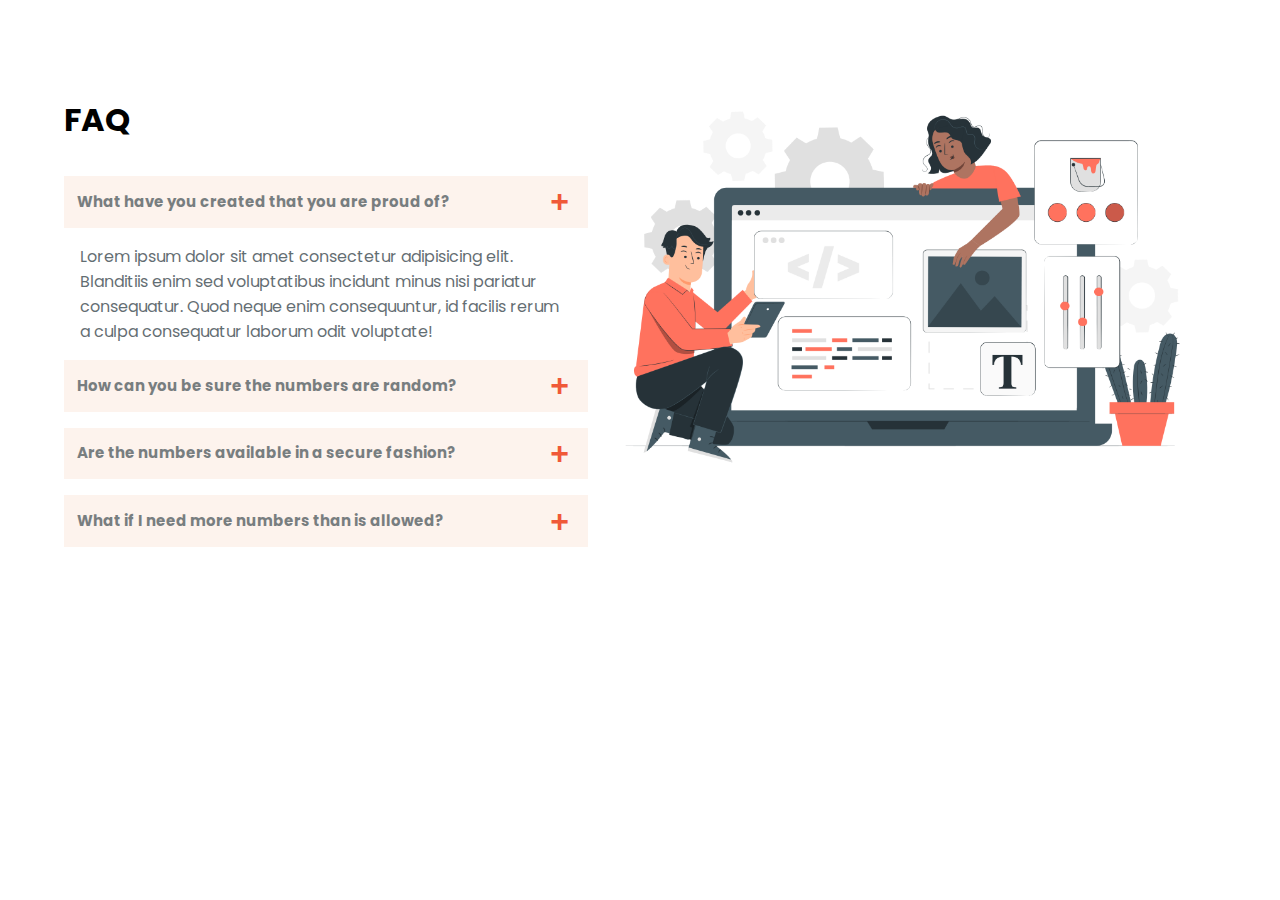
<file: 6.faq/index.html>
<!DOCTYPE html>
<html lang="en">
  <head>
    <meta charset="UTF-8" />
    <meta http-equiv="X-UA-Compatible" content="IE=edge" />
    <meta name="viewport" content="width=device-width, initial-scale=1.0" />
    <title>FAQ</title>
    <link
      href="https://fonts.googleapis.com/css2?family=Poppins:wght@500;700&display=swap"
      rel="stylesheet"
    />
    <link rel="stylesheet" href="style.css" />
  </head>
  <body>
    <div class="container">
      <div class="faq-container">
        <div class="faq-info">
          <h1>FAQ</h1>

          <div class="faq-items">
            <div class="faq-item">
              <div class="faq-item-header">
                <h3>What have you created that you are proud of?</h3>
                <button class="faq-toggler">+</button>
              </div>

              <div class="faq-item-body">
                Lorem ipsum dolor sit amet consectetur adipisicing elit.
                Blanditiis enim sed voluptatibus incidunt minus nisi pariatur
                consequatur. Quod neque enim consequuntur, id facilis rerum a
                culpa consequatur laborum odit voluptate!
              </div>
            </div>
            <div class="faq-item">
              <div class="faq-item-header">
                <h3>How can you be sure the numbers are random?</h3>
                <button class="faq-toggler">+</button>
              </div>

              <div class="faq-item-body hidden">
                Lorem ipsum dolor sit amet consectetur adipisicing elit.
                Blanditiis enim sed voluptatibus incidunt minus nisi pariatur
                consequatur. Quod neque enim consequuntur, id facilis rerum a
                culpa consequatur laborum odit voluptate!
              </div>
            </div>
            <div class="faq-item">
              <div class="faq-item-header">
                <h3>Are the numbers available in a secure fashion?</h3>
                <button class="faq-toggler">+</button>
              </div>

              <div class="faq-item-body hidden">
                Lorem ipsum dolor sit amet consectetur adipisicing elit.
                Blanditiis enim sed voluptatibus incidunt minus nisi pariatur
                consequatur. Quod neque enim consequuntur, id facilis rerum a
                culpa consequatur laborum odit voluptate!
              </div>
            </div>
            <div class="faq-item">
              <div class="faq-item-header">
                <h3>What if I need more numbers than is allowed?</h3>
                <button class="faq-toggler">+</button>
              </div>

              <div class="faq-item-body hidden">
                Lorem ipsum dolor sit amet consectetur adipisicing elit.
                Blanditiis enim sed voluptatibus incidunt minus nisi pariatur
                consequatur. Quod neque enim consequuntur, id facilis rerum a
                culpa consequatur laborum odit voluptate!
              </div>
            </div>
          </div>
        </div>
        <div class="faq-img">
          <img src="./faq-img.png" alt="asking question illustration" />
        </div>
      </div>
    </div>

    <script src="./script.js"></script>
  </body>
</html>
</file>
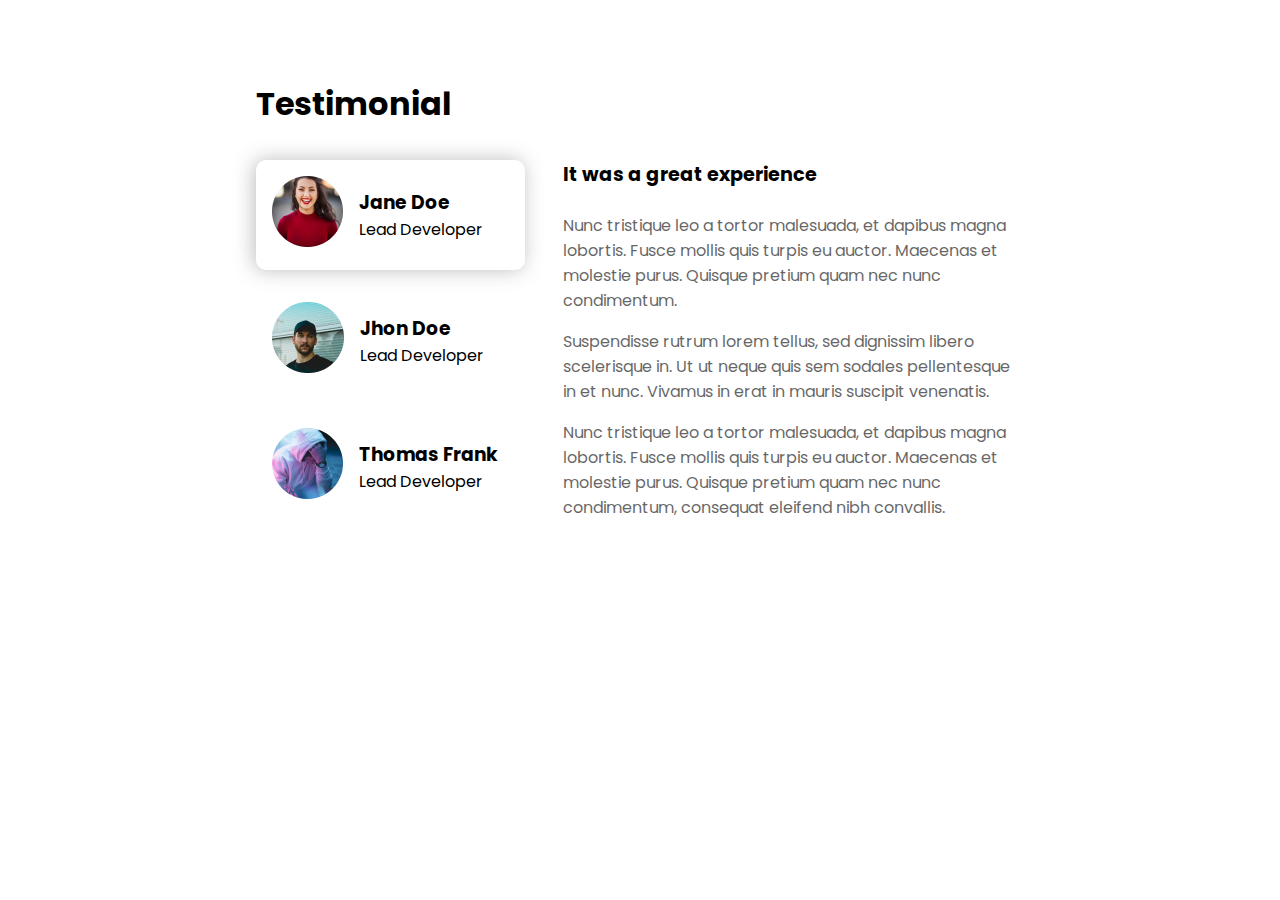
<file: 7.testimonial-tab/index.html>
<!DOCTYPE html>
<html lang="en">
  <head>
    <meta charset="UTF-8" />
    <meta http-equiv="X-UA-Compatible" content="IE=edge" />
    <meta name="viewport" content="width=device-width, initial-scale=1.0" />
    <title>Document</title>
    <link
      href="https://fonts.googleapis.com/css2?family=Poppins:wght@500;700&display=swap"
      rel="stylesheet"
    />
    <link rel="stylesheet" href="style.css" />
  </head>
  <body>
    <div class="container">
      <h1>Testimonial</h1>

      <div class="testimonial-container">
        <div class="author-container">
          <div class="author-item author-1 active" id="author-1">
            <div class="author-img">
              <img src="./images/author-1.png" alt="Jane doe" />
            </div>
            <div class="author-info">
              <h3>Jane Doe</h3>
              <p>Lead Developer</p>
            </div>
          </div>
          <div class="author-item author-2" id="author-2">
            <div class="author-img">
              <img src="./images/author-2.png" alt="Jhon Doe" />
            </div>
            <div class="author-info">
              <h3>Jhon Doe</h3>
              <p>Lead Developer</p>
            </div>
          </div>
          <div class="author-item author-3" id="author-3">
            <div class="author-img">
              <img src="./images/author-3.png" alt="Thomas Frank" />
            </div>
            <div class="author-info">
              <h3>Thomas Frank</h3>
              <p>Lead Developer</p>
            </div>
          </div>
        </div>
        <div class="review-container">
          <div class="review-item author-1">
            <h4>It was a great experience</h4>
            <p>
              Nunc tristique leo a tortor malesuada, et dapibus magna lobortis.
              Fusce mollis quis turpis eu auctor. Maecenas et molestie purus.
              Quisque pretium quam nec nunc condimentum.
            </p>

            <p>
              Suspendisse rutrum lorem tellus, sed dignissim libero scelerisque
              in. Ut ut neque quis sem sodales pellentesque in et nunc. Vivamus
              in erat in mauris suscipit venenatis.
            </p>

            <p>
              Nunc tristique leo a tortor malesuada, et dapibus magna lobortis.
              Fusce mollis quis turpis eu auctor. Maecenas et molestie purus.
              Quisque pretium quam nec nunc condimentum, consequat eleifend nibh
              convallis.
            </p>
          </div>
          <div class="review-item author-2 hidden">
            <h4>I am checking for next review</h4>
            <p>
              Aenean suscipit, nisi in feugiat venenatis, est felis malesuada
              erat, vitae fermentum tortor ligula nec lectus. Suspendisse
              potenti. Mauris ultricies turpis a justo lobortis, a condimentum
              odio tincidunt. Mauris malesuada consequat scelerisque.
            </p>

            <p>
              Suspendisse porta, est sit amet convallis egestas, odio libero
              pellentesque massa, congue sodales enim nulla at neque. Mauris
              maximus turpis et nunc interdum volutpat. Cras ultricies tortor
              dui, gravida finibus neque commodo nec. Ut massa purus, porta eu
              ipsum in, iaculis tempus dui.
            </p>

            <p>
              Curabitur interdum, elit id dictum maximus, mauris urna pulvinar
              mauris, nec lacinia neque quam eu orci. Integer pellentesque
              condimentum rutrum. Cras nec diam eros. Phasellus pulvinar
              porttitor enim nec condimentum.
            </p>
          </div>
          <div class="review-item author-3 hidden">
            <h4>Looks like it's done!</h4>
            <p>
              Quisque convallis ante ut volutpat accumsan. Sed bibendum placerat
              suscipit. Duis fermentum neque quam, a sagittis tellus feugiat sit
              amet. Nunc ut eros id augue fermentum eleifend nec nec risus.
              Quisque id purus hendrerit, euismod elit eu, feugiat ex. Phasellus
              euismod porttitor diam a feugiat.
            </p>

            <p>
              Aliquam erat volutpat. Etiam molestie a turpis eget vehicula. In
              ut ultrices orci, in aliquet erat. Nullam auctor ultrices est nec
              tristique. Proin efficitur faucibus elementum.
            </p>

            <p>
              Suspendisse potenti. Vivamus varius urna a massa scelerisque
              mattis. Suspendisse a accumsan nisl, eu sagittis erat. Morbi
              turpis purus, ornare eu sem ut, viverra efficitur ante. Nam
              pharetra ultrices ipsum, gravida rutrum erat porttitor in.
            </p>
          </div>
        </div>
      </div>
    </div>

    <script src="./script.js"></script>
  </body>
</html>
</file>
<file: 6.faq/style.css>
* {
  box-sizing: border-box;
  margin: 0;
}

:root {
  --primary: #1f3138;
  --secondery: #fdf3ed;
  --accent: #f05938;
}

body {
  font-family: "Poppins", sans-serif;
}

img {
  width: 100%;
}

.hidden {
  display: none;
}

.container {
  display: flex;
  justify-content: center;
  padding: 6rem 4rem;
}

.faq-container {
  display: flex;
}

.faq-info {
  width: 50%;
}

h1 {
  margin-bottom: 2rem;
}

.faq-item {
}

.faq-item-header {
  display: flex;
  justify-content: space-between;
  align-items: center;
  margin-bottom: 1rem;
  background: var(--secondery);
  color: var(--primary);
  padding: 0.4rem 0.8rem;
  font-size: 0.8rem;
}

h3 {
  opacity: 0.6;
}

.faq-toggler {
  background: none;
  border: none;
  font-size: 2rem;
  font-weight: bold;
  color: var(--accent);
  cursor: pointer;
}

.faq-item-body {
  padding: 0 1rem 1rem 1rem;
  color: var(--primary);
  opacity: 0.7;
}

.faq-img {
  width: 60%;
}

@media screen and (max-width: 800px) {
  .faq-container {
    flex-direction: column-reverse;
  }

  .faq-img,
  .faq-info {
    width: 100%;
  }

  h1 {
    text-align: center;
  }
}
</file>
<file: 7.testimonial-tab/style.css>
* {
  box-sizing: border-box;
  margin: 0;
}

body {
  font-family: Poppins, sans-serif;
}

.hidden {
  display: none;
}

.container {
  display: flex;
  min-height: 100vh;
  flex-direction: column;
  width: 60%;
  margin: 0 auto;
  padding-top: 5rem;
}

h1 {
  padding-bottom: 2rem;
}

.testimonial-container {
  display: flex;
  justify-content: space-between;
}

.author-container {
  width: 35%;
}

.author-item {
  display: flex;
  align-items: center;
  padding: 1rem;
  margin-bottom: 1rem;
  border-radius: 10px;
  cursor: pointer;
}

.author-item:hover,
.active {
  box-shadow: -2px 0 20px rgba(177, 177, 177, 0.842);
}

.author-info {
  padding-left: 1rem;
}

.review-container {
  width: 60%;
}

.review-item h4 {
  font-size: 1.2rem;
  margin-bottom: 1.5rem;
}

.review-item p {
  margin-bottom: 1rem;
  opacity: 0.6;
}
</file>
